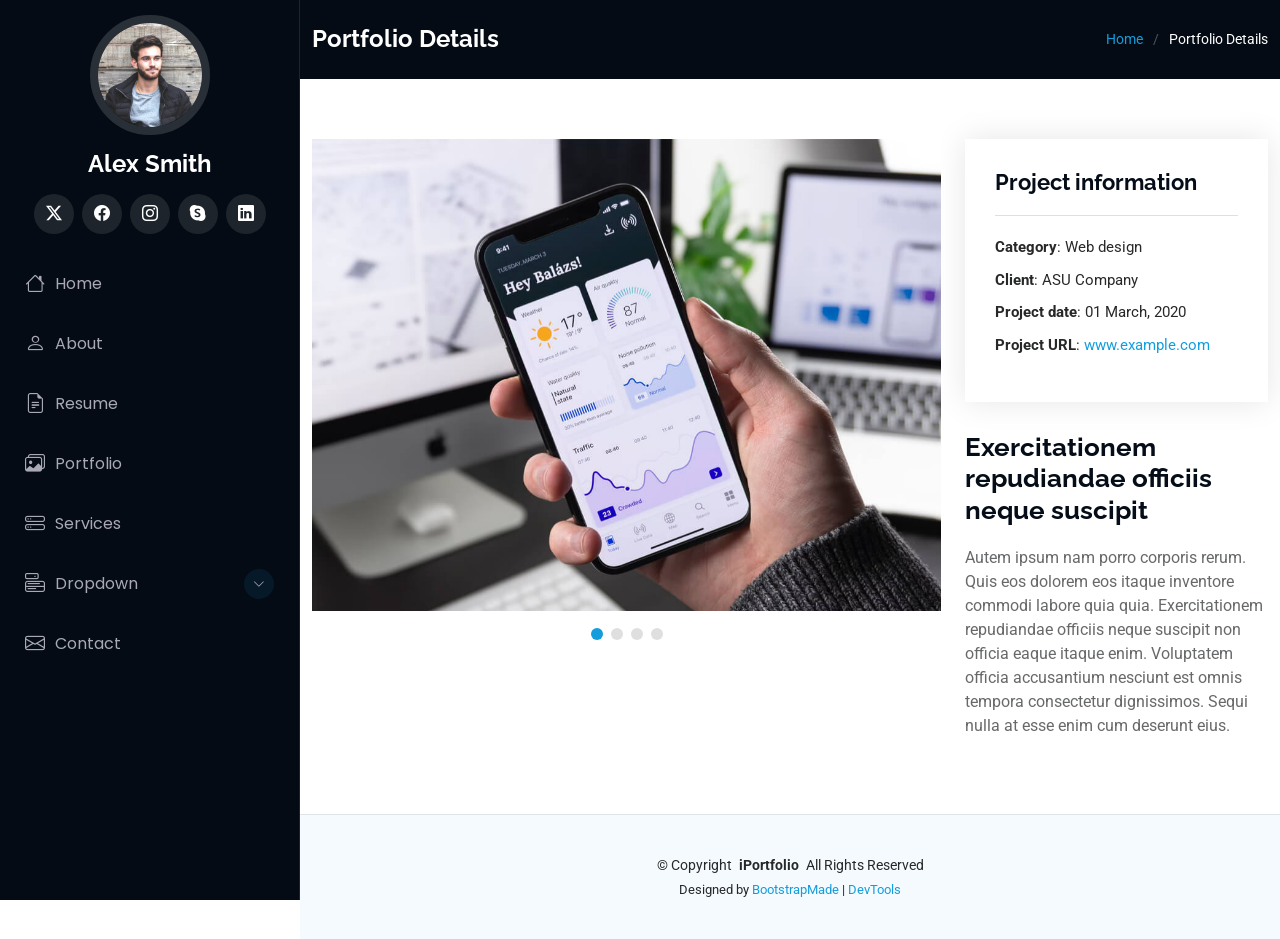
<file: portfolio-details.html>
<!DOCTYPE html>
<html lang="en">

<head>
  <meta charset="utf-8">
  <meta content="width=device-width, initial-scale=1.0" name="viewport">
  <title>Portfolio Details - iPortfolio Bootstrap Template</title>
  <meta content="" name="description">
  <meta content="" name="keywords">

  <!-- Favicons -->
  <link href="assets/img/favicon.png" rel="icon">
  <link href="assets/img/apple-touch-icon.png" rel="apple-touch-icon">

  <!-- Fonts -->
  <link href="https://fonts.googleapis.com" rel="preconnect">
  <link href="https://fonts.gstatic.com" rel="preconnect" crossorigin>
  <link href="https://fonts.googleapis.com/css2?family=Roboto:ital,wght@0,100;0,300;0,400;0,500;0,700;0,900;1,100;1,300;1,400;1,500;1,700;1,900&family=Poppins:ital,wght@0,100;0,200;0,300;0,400;0,500;0,600;0,700;0,800;0,900;1,100;1,200;1,300;1,400;1,500;1,600;1,700;1,800;1,900&family=Raleway:ital,wght@0,100;0,200;0,300;0,400;0,500;0,600;0,700;0,800;0,900;1,100;1,200;1,300;1,400;1,500;1,600;1,700;1,800;1,900&display=swap" rel="stylesheet">

  <!-- Vendor CSS Files -->
  <link href="assets/vendor/bootstrap/css/bootstrap.min.css" rel="stylesheet">
  <link href="assets/vendor/bootstrap-icons/bootstrap-icons.css" rel="stylesheet">
  <link href="assets/vendor/aos/aos.css" rel="stylesheet">
  <link href="assets/vendor/glightbox/css/glightbox.min.css" rel="stylesheet">
  <link href="assets/vendor/swiper/swiper-bundle.min.css" rel="stylesheet">

  <!-- Main CSS File -->
  <link href="assets/css/main.css" rel="stylesheet">

  <!-- =======================================================
  * Template Name: iPortfolio
  * Template URL: https://bootstrapmade.com/iportfolio-bootstrap-portfolio-websites-template/
  * Updated: Jun 29 2024 with Bootstrap v5.3.3
  * Author: BootstrapMade.com
  * License: https://bootstrapmade.com/license/
  ======================================================== -->
</head>

<body class="portfolio-details-page">

  <header id="header" class="header dark-background d-flex flex-column">
    <i class="header-toggle d-xl-none bi bi-list"></i>

    <div class="profile-img">
      <img src="assets/img/my-profile-img.jpg" alt="" class="img-fluid rounded-circle">
    </div>

    <a href="index.html" class="logo d-flex align-items-center justify-content-center">
      <!-- Uncomment the line below if you also wish to use an image logo -->
      <!-- <img src="assets/img/logo.png" alt=""> -->
      <h1 class="sitename">Alex Smith</h1>
    </a>

    <div class="social-links text-center">
      <a href="#" class="twitter"><i class="bi bi-twitter-x"></i></a>
      <a href="#" class="facebook"><i class="bi bi-facebook"></i></a>
      <a href="#" class="instagram"><i class="bi bi-instagram"></i></a>
      <a href="#" class="google-plus"><i class="bi bi-skype"></i></a>
      <a href="#" class="linkedin"><i class="bi bi-linkedin"></i></a>
    </div>

    <nav id="navmenu" class="navmenu">
      <ul>
        <li><a href="#hero"><i class="bi bi-house navicon"></i>Home</a></li>
        <li><a href="#about"><i class="bi bi-person navicon"></i> About</a></li>
        <li><a href="#resume"><i class="bi bi-file-earmark-text navicon"></i> Resume</a></li>
        <li><a href="#portfolio"><i class="bi bi-images navicon"></i> Portfolio</a></li>
        <li><a href="#services"><i class="bi bi-hdd-stack navicon"></i> Services</a></li>
        <li class="dropdown"><a href="#"><i class="bi bi-menu-button navicon"></i> <span>Dropdown</span> <i class="bi bi-chevron-down toggle-dropdown"></i></a>
          <ul>
            <li><a href="#">Dropdown 1</a></li>
            <li class="dropdown"><a href="#"><span>Deep Dropdown</span> <i class="bi bi-chevron-down toggle-dropdown"></i></a>
              <ul>
                <li><a href="#">Deep Dropdown 1</a></li>
                <li><a href="#">Deep Dropdown 2</a></li>
                <li><a href="#">Deep Dropdown 3</a></li>
                <li><a href="#">Deep Dropdown 4</a></li>
                <li><a href="#">Deep Dropdown 5</a></li>
              </ul>
            </li>
            <li><a href="#">Dropdown 2</a></li>
            <li><a href="#">Dropdown 3</a></li>
            <li><a href="#">Dropdown 4</a></li>
          </ul>
        </li>
        <li><a href="#contact"><i class="bi bi-envelope navicon"></i> Contact</a></li>
      </ul>
    </nav>

  </header>

  <main class="main">

    <!-- Page Title -->
    <div class="page-title dark-background">
      <div class="container d-lg-flex justify-content-between align-items-center">
        <h1 class="mb-2 mb-lg-0">Portfolio Details</h1>
        <nav class="breadcrumbs">
          <ol>
            <li><a href="index.html">Home</a></li>
            <li class="current">Portfolio Details</li>
          </ol>
        </nav>
      </div>
    </div><!-- End Page Title -->

    <!-- Portfolio Details Section -->
    <section id="portfolio-details" class="portfolio-details section">

      <div class="container" data-aos="fade-up" data-aos-delay="100">

        <div class="row gy-4">

          <div class="col-lg-8">
            <div class="portfolio-details-slider swiper init-swiper">

              <script type="application/json" class="swiper-config">
                {
                  "loop": true,
                  "speed": 600,
                  "autoplay": {
                    "delay": 5000
                  },
                  "slidesPerView": "auto",
                  "pagination": {
                    "el": ".swiper-pagination",
                    "type": "bullets",
                    "clickable": true
                  }
                }
              </script>

              <div class="swiper-wrapper align-items-center">

                <div class="swiper-slide">
                  <img src="assets/img/portfolio/app-1.jpg" alt="">
                </div>

                <div class="swiper-slide">
                  <img src="assets/img/portfolio/product-1.jpg" alt="">
                </div>

                <div class="swiper-slide">
                  <img src="assets/img/portfolio/branding-1.jpg" alt="">
                </div>

                <div class="swiper-slide">
                  <img src="assets/img/portfolio/books-1.jpg" alt="">
                </div>

              </div>
              <div class="swiper-pagination"></div>
            </div>
          </div>

          <div class="col-lg-4">
            <div class="portfolio-info" data-aos="fade-up" data-aos-delay="200">
              <h3>Project information</h3>
              <ul>
                <li><strong>Category</strong>: Web design</li>
                <li><strong>Client</strong>: ASU Company</li>
                <li><strong>Project date</strong>: 01 March, 2020</li>
                <li><strong>Project URL</strong>: <a href="#">www.example.com</a></li>
              </ul>
            </div>
            <div class="portfolio-description" data-aos="fade-up" data-aos-delay="300">
              <h2>Exercitationem repudiandae officiis neque suscipit</h2>
              <p>
                Autem ipsum nam porro corporis rerum. Quis eos dolorem eos itaque inventore commodi labore quia quia. Exercitationem repudiandae officiis neque suscipit non officia eaque itaque enim. Voluptatem officia accusantium nesciunt est omnis tempora consectetur dignissimos. Sequi nulla at esse enim cum deserunt eius.
              </p>
            </div>
          </div>

        </div>

      </div>

    </section><!-- /Portfolio Details Section -->

  </main>

  <footer id="footer" class="footer position-relative light-background">

    <div class="container">
      <div class="copyright text-center ">
        <p>© <span>Copyright</span> <strong class="px-1 sitename">iPortfolio</strong> <span>All Rights Reserved</span></p>
      </div>
      <div class="credits">
        <!-- All the links in the footer should remain intact. -->
        <!-- You can delete the links only if you've purchased the pro version. -->
        <!-- Licensing information: https://bootstrapmade.com/license/ -->
        <!-- Purchase the pro version with working PHP/AJAX contact form: [buy-url] -->
        Designed by <a href="https://bootstrapmade.com/">BootstrapMade</a> | <a href="https://bootstrapmade.com/tools/">DevTools</a>
      </div>
    </div>

  </footer>

  <!-- Scroll Top -->
  <a href="#" id="scroll-top" class="scroll-top d-flex align-items-center justify-content-center"><i class="bi bi-arrow-up-short"></i></a>

  <!-- Preloader -->
  <div id="preloader"></div>

  <!-- Vendor JS Files -->
  <script src="assets/vendor/bootstrap/js/bootstrap.bundle.min.js"></script>
  <script src="assets/vendor/php-email-form/validate.js"></script>
  <script src="assets/vendor/aos/aos.js"></script>
  <script src="assets/vendor/typed.js/typed.umd.js"></script>
  <script src="assets/vendor/purecounter/purecounter_vanilla.js"></script>
  <script src="assets/vendor/waypoints/noframework.waypoints.js"></script>
  <script src="assets/vendor/glightbox/js/glightbox.min.js"></script>
  <script src="assets/vendor/imagesloaded/imagesloaded.pkgd.min.js"></script>
  <script src="assets/vendor/isotope-layout/isotope.pkgd.min.js"></script>
  <script src="assets/vendor/swiper/swiper-bundle.min.js"></script>

  <!-- Main JS File -->
  <script src="assets/js/main.js"></script>

</body>

</html>
</file>
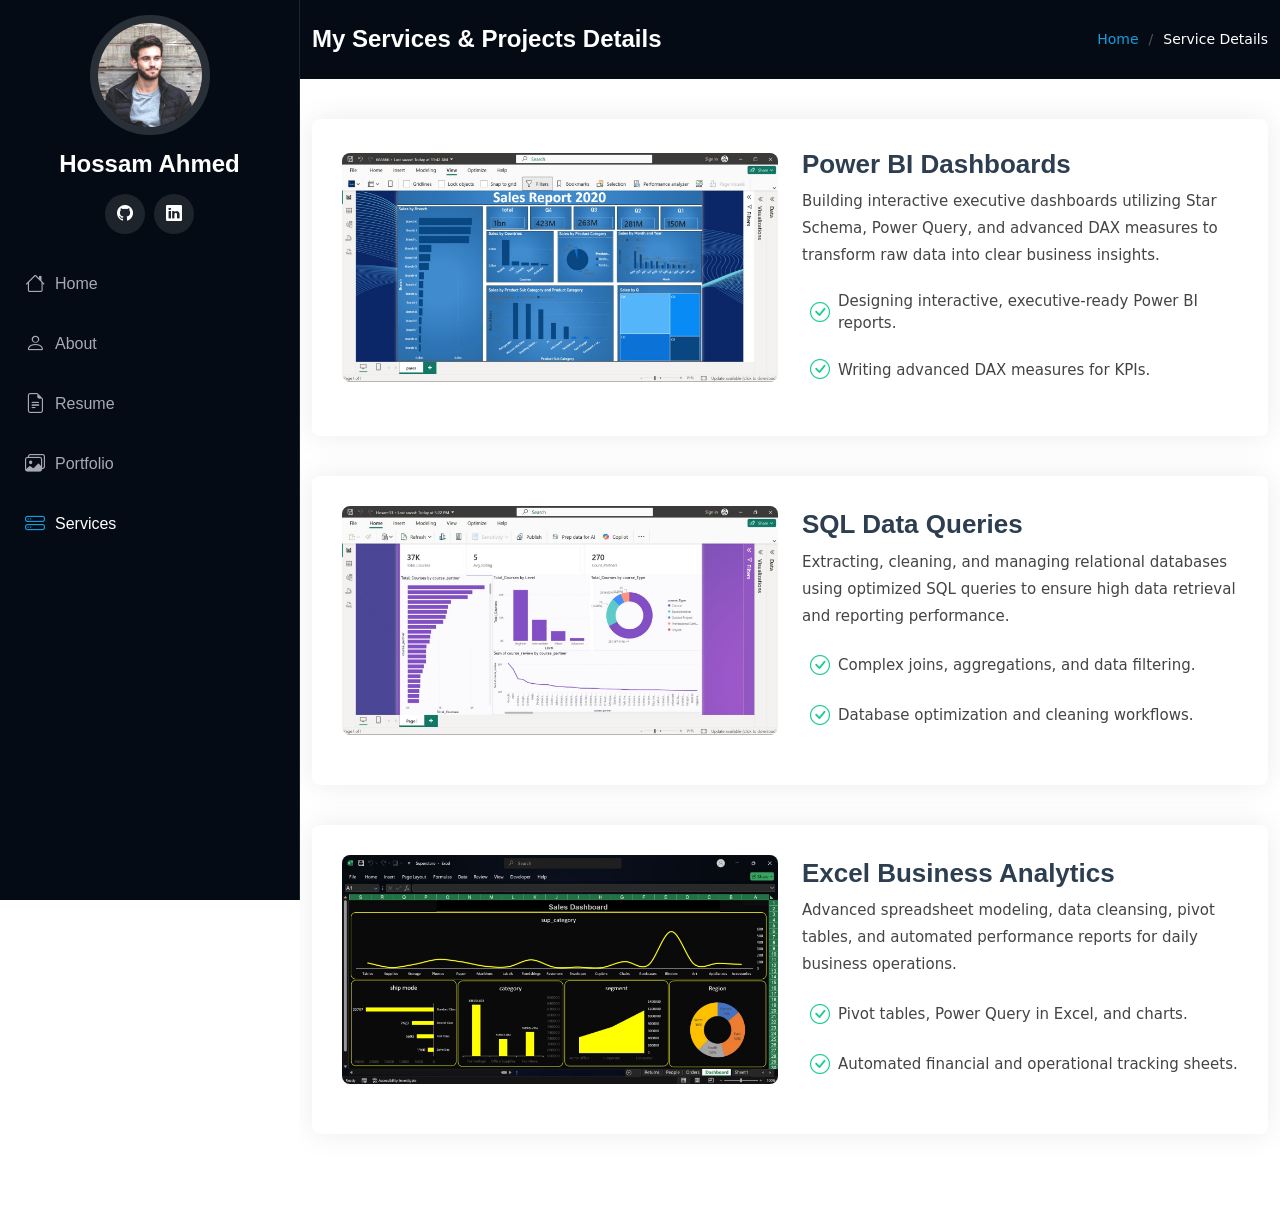
<file: service-details.html>
<!DOCTYPE html>
<html lang="en">

<head>
  <meta charset="utf-8">
  <meta content="width=device-width, initial-scale=1.0" name="viewport">
  <title>Services Details - Hossam Ahmed</title>
  
  <!-- Favicons -->
  <link href="assets/img/favicon.png" rel="icon">
  
  <!-- Vendor CSS Files -->
  <link href="assets/vendor/bootstrap/css/bootstrap.min.css" rel="stylesheet">
  <link href="assets/vendor/bootstrap-icons/bootstrap-icons.css" rel="stylesheet">
  <link href="assets/vendor/glightbox/css/glightbox.min.css" rel="stylesheet">

  <!-- Main CSS File -->
  <link href="assets/css/main.css" rel="stylesheet">
  
  <style>
    .service-block {
      background: #fff;
      padding: 30px;
      border-radius: 8px;
      box-shadow: 0px 0 30px rgba(0, 0, 0, 0.08);
      margin-bottom: 40px;
    }
    .service-block img {
      max-width: 100%;
      height: auto;
      border-radius: 8px;
      margin-bottom: 20px;
    }
  </style>
</head>

<body class="service-details-page">

  <header id="header" class="header dark-background d-flex flex-column">
    <i class="header-toggle d-xl-none bi bi-list"></i>

    <div class="profile-img">
      <img src="assets/img/my-profile-img.jpg" alt="" class="img-fluid rounded-circle">
    </div>

    <a href="index.html" class="logo d-flex align-items-center justify-content-center">
      <h1 class="sitename">Hossam Ahmed</h1>
    </a>

    <div class="social-links text-center">
      <a href="https://github.com/hossamahmed-data" target="_blank" class="github"><i class="bi bi-github"></i></a>
      <a href="#" class="linkedin"><i class="bi bi-linkedin"></i></a>
    </div>

    <nav id="navmenu" class="navmenu">
      <ul>
        <li><a href="index.html#hero"><i class="bi bi-house navicon"></i> Home</a></li>
        <li><a href="index.html#about"><i class="bi bi-person navicon"></i> About</a></li>
        <li><a href="index.html#resume"><i class="bi bi-file-earmark-text navicon"></i> Resume</a></li>
        <li><a href="index.html#portfolio"><i class="bi bi-images navicon"></i> Portfolio</a></li>
        <li><a href="index.html#services" class="active"><i class="bi bi-hdd-stack navicon"></i> Services</a></li>
      </ul>
    </nav>
  </header>

  <main class="main">

    <!-- Page Title -->
    <div class="page-title dark-background">
      <div class="container d-lg-flex justify-content-between align-items-center">
        <h1 class="mb-2 mb-lg-0">My Services &amp; Projects Details</h1>
        <nav class="breadcrumbs">
          <ol>
            <li><a href="index.html">Home</a></li>
            <li class="current">Service Details</li>
          </ol>
        </nav>
      </div>
    </div><!-- End Page Title -->

    <!-- Service Details Section -->
    <section id="service-details" class="service-details section" style="padding: 40px 0;">
      <div class="container">

        <!-- Service 1: Power BI -->
        <div class="service-block">
          <div class="row gy-4 align-items-center">
            <div class="col-lg-6">
              <img src="assets/img/project2.jpg.jpeg" alt="Power BI Dashboard" class="img-fluid">
            </div>
            <div class="col-lg-6">
              <h3 style="color: #2c3e50; font-weight: bold;">Power BI Dashboards</h3>
              <p style="color: #444; line-height: 1.8;">
                Building interactive executive dashboards utilizing Star Schema, Power Query, and advanced DAX measures to transform raw data into clear business insights.
              </p>
              <ul style="list-style: none; padding: 0;">
                <li style="margin-bottom: 10px; color: #444;"><i class="bi bi-check-circle" style="color: #1acc8d; margin-left: 8px;"></i> <span>Designing interactive, executive-ready Power BI reports.</span></li>
                <li style="margin-bottom: 10px; color: #444;"><i class="bi bi-check-circle" style="color: #1acc8d; margin-left: 8px;"></i> <span>Writing advanced DAX measures for KPIs.</span></li>
              </ul>
            </div>
          </div>
        </div>

        <!-- Service 2: SQL -->
        <div class="service-block">
          <div class="row gy-4 align-items-center">
            <div class="col-lg-6">
              <img src="assets/img/project3.jpg.jpeg" alt="SQL Data Queries" class="img-fluid">
            </div>
            <div class="col-lg-6">
              <h3 style="color: #2c3e50; font-weight: bold;">SQL Data Queries</h3>
              <p style="color: #444; line-height: 1.8;">
                Extracting, cleaning, and managing relational databases using optimized SQL queries to ensure high data retrieval and reporting performance.
              </p>
              <ul style="list-style: none; padding: 0;">
                <li style="margin-bottom: 10px; color: #444;"><i class="bi bi-check-circle" style="color: #1acc8d; margin-left: 8px;"></i> <span>Complex joins, aggregations, and data filtering.</span></li>
                <li style="margin-bottom: 10px; color: #444;"><i class="bi bi-check-circle" style="color: #1acc8d; margin-left: 8px;"></i> <span>Database optimization and cleaning workflows.</span></li>
              </ul>
            </div>
          </div>
        </div>

        <!-- Service 3: Excel -->
        <div class="service-block">
          <div class="row gy-4 align-items-center">
            <div class="col-lg-6">
              <img src="assets/img/project1.jpg.jpeg" alt="Excel Business Analytics" class="img-fluid">
            </div>
            <div class="col-lg-6">
              <h3 style="color: #2c3e50; font-weight: bold;">Excel Business Analytics</h3>
              <p style="color: #444; line-height: 1.8;">
                Advanced spreadsheet modeling, data cleansing, pivot tables, and automated performance reports for daily business operations.
              </p>
              <ul style="list-style: none; padding: 0;">
                <li style="margin-bottom: 10px; color: #444;"><i class="bi bi-check-circle" style="color: #1acc8d; margin-left: 8px;"></i> <span>Pivot tables, Power Query in Excel, and charts.</span></li>
                <li style="margin-bottom: 10px; color: #444;"><i class="bi bi-check-circle" style="color: #1acc8d; margin-left: 8px;"></i> <span>Automated financial and operational tracking sheets.</span></li>
              </ul>
            </div>
          </div>
        </div>

      </div>
    </section><!-- /Service Details Section -->

  </main>

  <!-- Vendor JS Files -->
  <script src="assets/vendor/bootstrap/js/bootstrap.bundle.min.js"></script>
  <script src="assets/js/main.js"></script>

</body>
</html>
</file>
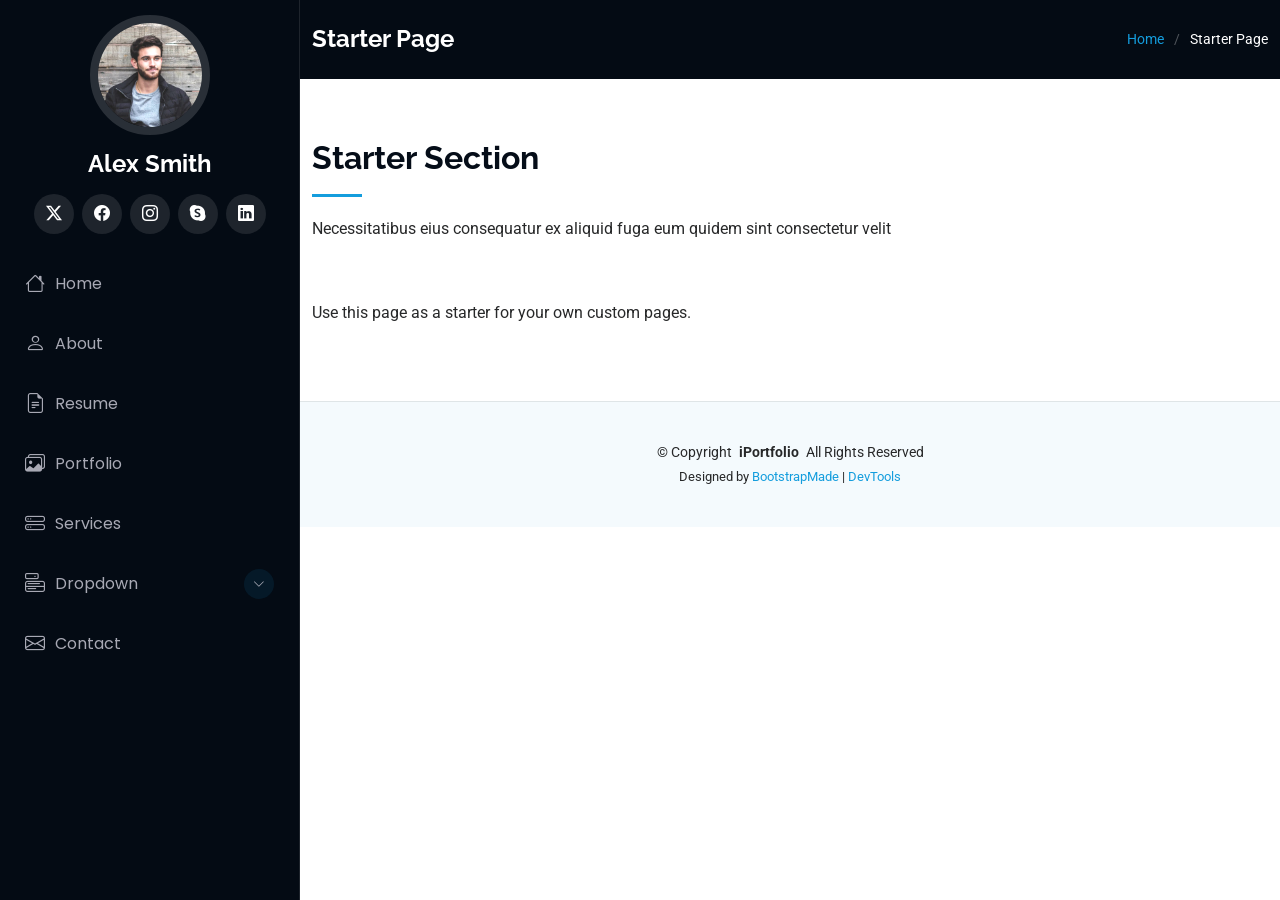
<file: starter-page.html>
<!DOCTYPE html>
<html lang="en">

<head>
  <meta charset="utf-8">
  <meta content="width=device-width, initial-scale=1.0" name="viewport">
  <title>Starter Page - iPortfolio Bootstrap Template</title>
  <meta content="" name="description">
  <meta content="" name="keywords">

  <!-- Favicons -->
  <link href="assets/img/favicon.png" rel="icon">
  <link href="assets/img/apple-touch-icon.png" rel="apple-touch-icon">

  <!-- Fonts -->
  <link href="https://fonts.googleapis.com" rel="preconnect">
  <link href="https://fonts.gstatic.com" rel="preconnect" crossorigin>
  <link href="https://fonts.googleapis.com/css2?family=Roboto:ital,wght@0,100;0,300;0,400;0,500;0,700;0,900;1,100;1,300;1,400;1,500;1,700;1,900&family=Poppins:ital,wght@0,100;0,200;0,300;0,400;0,500;0,600;0,700;0,800;0,900;1,100;1,200;1,300;1,400;1,500;1,600;1,700;1,800;1,900&family=Raleway:ital,wght@0,100;0,200;0,300;0,400;0,500;0,600;0,700;0,800;0,900;1,100;1,200;1,300;1,400;1,500;1,600;1,700;1,800;1,900&display=swap" rel="stylesheet">

  <!-- Vendor CSS Files -->
  <link href="assets/vendor/bootstrap/css/bootstrap.min.css" rel="stylesheet">
  <link href="assets/vendor/bootstrap-icons/bootstrap-icons.css" rel="stylesheet">
  <link href="assets/vendor/aos/aos.css" rel="stylesheet">
  <link href="assets/vendor/glightbox/css/glightbox.min.css" rel="stylesheet">
  <link href="assets/vendor/swiper/swiper-bundle.min.css" rel="stylesheet">

  <!-- Main CSS File -->
  <link href="assets/css/main.css" rel="stylesheet">

  <!-- =======================================================
  * Template Name: iPortfolio
  * Template URL: https://bootstrapmade.com/iportfolio-bootstrap-portfolio-websites-template/
  * Updated: Jun 29 2024 with Bootstrap v5.3.3
  * Author: BootstrapMade.com
  * License: https://bootstrapmade.com/license/
  ======================================================== -->
</head>

<body class="starter-page-page">

  <header id="header" class="header dark-background d-flex flex-column">
    <i class="header-toggle d-xl-none bi bi-list"></i>

    <div class="profile-img">
      <img src="assets/img/my-profile-img.jpg" alt="" class="img-fluid rounded-circle">
    </div>

    <a href="index.html" class="logo d-flex align-items-center justify-content-center">
      <!-- Uncomment the line below if you also wish to use an image logo -->
      <!-- <img src="assets/img/logo.png" alt=""> -->
      <h1 class="sitename">Alex Smith</h1>
    </a>

    <div class="social-links text-center">
      <a href="#" class="twitter"><i class="bi bi-twitter-x"></i></a>
      <a href="#" class="facebook"><i class="bi bi-facebook"></i></a>
      <a href="#" class="instagram"><i class="bi bi-instagram"></i></a>
      <a href="#" class="google-plus"><i class="bi bi-skype"></i></a>
      <a href="#" class="linkedin"><i class="bi bi-linkedin"></i></a>
    </div>

    <nav id="navmenu" class="navmenu">
      <ul>
        <li><a href="#hero"><i class="bi bi-house navicon"></i>Home</a></li>
        <li><a href="#about"><i class="bi bi-person navicon"></i> About</a></li>
        <li><a href="#resume"><i class="bi bi-file-earmark-text navicon"></i> Resume</a></li>
        <li><a href="#portfolio"><i class="bi bi-images navicon"></i> Portfolio</a></li>
        <li><a href="#services"><i class="bi bi-hdd-stack navicon"></i> Services</a></li>
        <li class="dropdown"><a href="#"><i class="bi bi-menu-button navicon"></i> <span>Dropdown</span> <i class="bi bi-chevron-down toggle-dropdown"></i></a>
          <ul>
            <li><a href="#">Dropdown 1</a></li>
            <li class="dropdown"><a href="#"><span>Deep Dropdown</span> <i class="bi bi-chevron-down toggle-dropdown"></i></a>
              <ul>
                <li><a href="#">Deep Dropdown 1</a></li>
                <li><a href="#">Deep Dropdown 2</a></li>
                <li><a href="#">Deep Dropdown 3</a></li>
                <li><a href="#">Deep Dropdown 4</a></li>
                <li><a href="#">Deep Dropdown 5</a></li>
              </ul>
            </li>
            <li><a href="#">Dropdown 2</a></li>
            <li><a href="#">Dropdown 3</a></li>
            <li><a href="#">Dropdown 4</a></li>
          </ul>
        </li>
        <li><a href="#contact"><i class="bi bi-envelope navicon"></i> Contact</a></li>
      </ul>
    </nav>

  </header>

  <main class="main">

    <!-- Page Title -->
    <div class="page-title dark-background">
      <div class="container d-lg-flex justify-content-between align-items-center">
        <h1 class="mb-2 mb-lg-0">Starter Page</h1>
        <nav class="breadcrumbs">
          <ol>
            <li><a href="index.html">Home</a></li>
            <li class="current">Starter Page</li>
          </ol>
        </nav>
      </div>
    </div><!-- End Page Title -->

    <!-- Starter Section Section -->
    <section id="starter-section" class="starter-section section">

      <!-- Section Title -->
      <div class="container section-title" data-aos="fade-up">
        <h2>Starter Section</h2>
        <p>Necessitatibus eius consequatur ex aliquid fuga eum quidem sint consectetur velit</p>
      </div><!-- End Section Title -->

      <div class="container" data-aos="fade-up">
        <p>Use this page as a starter for your own custom pages.</p>
      </div>

    </section><!-- /Starter Section Section -->

  </main>

  <footer id="footer" class="footer position-relative light-background">

    <div class="container">
      <div class="copyright text-center ">
        <p>© <span>Copyright</span> <strong class="px-1 sitename">iPortfolio</strong> <span>All Rights Reserved</span></p>
      </div>
      <div class="credits">
        <!-- All the links in the footer should remain intact. -->
        <!-- You can delete the links only if you've purchased the pro version. -->
        <!-- Licensing information: https://bootstrapmade.com/license/ -->
        <!-- Purchase the pro version with working PHP/AJAX contact form: [buy-url] -->
        Designed by <a href="https://bootstrapmade.com/">BootstrapMade</a> | <a href="https://bootstrapmade.com/tools/">DevTools</a>
      </div>
    </div>

  </footer>

  <!-- Scroll Top -->
  <a href="#" id="scroll-top" class="scroll-top d-flex align-items-center justify-content-center"><i class="bi bi-arrow-up-short"></i></a>

  <!-- Preloader -->
  <div id="preloader"></div>

  <!-- Vendor JS Files -->
  <script src="assets/vendor/bootstrap/js/bootstrap.bundle.min.js"></script>
  <script src="assets/vendor/php-email-form/validate.js"></script>
  <script src="assets/vendor/aos/aos.js"></script>
  <script src="assets/vendor/typed.js/typed.umd.js"></script>
  <script src="assets/vendor/purecounter/purecounter_vanilla.js"></script>
  <script src="assets/vendor/waypoints/noframework.waypoints.js"></script>
  <script src="assets/vendor/glightbox/js/glightbox.min.js"></script>
  <script src="assets/vendor/imagesloaded/imagesloaded.pkgd.min.js"></script>
  <script src="assets/vendor/isotope-layout/isotope.pkgd.min.js"></script>
  <script src="assets/vendor/swiper/swiper-bundle.min.js"></script>

  <!-- Main JS File -->
  <script src="assets/js/main.js"></script>

</body>

</html>
</file>
<file: assets/css/main.css>
/**
* Template Name: iPortfolio
* Template URL: https://bootstrapmade.com/iportfolio-bootstrap-portfolio-websites-template/
* Updated: Jun 29 2024 with Bootstrap v5.3.3
* Author: BootstrapMade.com
* License: https://bootstrapmade.com/license/
*/

/*--------------------------------------------------------------
# Font & Color Variables
# Help: https://bootstrapmade.com/color-system/
--------------------------------------------------------------*/
/* Fonts */
:root {
  --default-font: "Roboto",  system-ui, -apple-system, "Segoe UI", Roboto, "Helvetica Neue", Arial, "Noto Sans", "Liberation Sans", sans-serif, "Apple Color Emoji", "Segoe UI Emoji", "Segoe UI Symbol", "Noto Color Emoji";
  --heading-font: "Raleway",  sans-serif;
  --nav-font: "Poppins",  sans-serif;
}

/* Global Colors - The following color variables are used throughout the website. Updating them here will change the color scheme of the entire website */
:root { 
  --background-color: #ffffff; /* Background color for the entire website, including individual sections */
  --default-color: #272829; /* Default color used for the majority of the text content across the entire website */
  --heading-color: #050d18; /* Color for headings, subheadings and title throughout the website */
  --accent-color: #149ddd; /* Accent color that represents your brand on the website. It's used for buttons, links, and other elements that need to stand out */
  --surface-color: #ffffff; /* The surface color is used as a background of boxed elements within sections, such as cards, icon boxes, or other elements that require a visual separation from the global background. */
  --contrast-color: #ffffff; /* Contrast color for text, ensuring readability against backgrounds of accent, heading, or default colors. */
}

/* Nav Menu Colors - The following color variables are used specifically for the navigation menu. They are separate from the global colors to allow for more customization options */
:root {
  --nav-color: #a8a9b4;  /* The default color of the main navmenu links */
  --nav-hover-color: #ffffff; /* Applied to main navmenu links when they are hovered over or active */
  --nav-mobile-background-color: #040b14; /* Used as the background color for mobile navigation menu */
  --nav-dropdown-background-color: #040b14; /* Used as the background color for dropdown items that appear when hovering over primary navigation items */
  --nav-dropdown-color: #a8a9b4; /* Used for navigation links of the dropdown items in the navigation menu. */
  --nav-dropdown-hover-color: #ffffff; /* Similar to --nav-hover-color, this color is applied to dropdown navigation links when they are hovered over. */
}

/* Color Presets - These classes override global colors when applied to any section or element, providing reuse of the sam color scheme. */

.light-background {
  --background-color: #f4fafd;
  --surface-color: #ffffff;
}

.dark-background {
  --background-color: #040b14;
  --default-color: #ffffff;
  --heading-color: #ffffff;
  --surface-color: #151f2b;
  --contrast-color: #ffffff;
}

/* Smooth scroll */
:root {
  scroll-behavior: smooth;
}

/*--------------------------------------------------------------
# General Styling & Shared Classes
--------------------------------------------------------------*/
body {
  color: var(--default-color);
  background-color: var(--background-color);
  font-family: var(--default-font);
}

a {
  color: var(--accent-color);
  text-decoration: none;
  transition: 0.3s;
}

a:hover {
  color: color-mix(in srgb, var(--accent-color), transparent 25%);
  text-decoration: none;
}

h1,
h2,
h3,
h4,
h5,
h6 {
  color: var(--heading-color);
  font-family: var(--heading-font);
}

/* PHP Email Form Messages
------------------------------*/
.php-email-form .error-message {
  display: none;
  background: #df1529;
  color: #ffffff;
  text-align: left;
  padding: 15px;
  margin-bottom: 24px;
  font-weight: 600;
}

.php-email-form .sent-message {
  display: none;
  color: #ffffff;
  background: #059652;
  text-align: center;
  padding: 15px;
  margin-bottom: 24px;
  font-weight: 600;
}

.php-email-form .loading {
  display: none;
  background: var(--surface-color);
  text-align: center;
  padding: 15px;
  margin-bottom: 24px;
}

.php-email-form .loading:before {
  content: "";
  display: inline-block;
  border-radius: 50%;
  width: 24px;
  height: 24px;
  margin: 0 10px -6px 0;
  border: 3px solid var(--accent-color);
  border-top-color: var(--surface-color);
  animation: php-email-form-loading 1s linear infinite;
}

@keyframes php-email-form-loading {
  0% {
    transform: rotate(0deg);
  }

  100% {
    transform: rotate(360deg);
  }
}

/*--------------------------------------------------------------
# Global Header
--------------------------------------------------------------*/
.header {
  color: var(--default-color);
  background-color: var(--background-color);
  position: fixed;
  top: 0;
  left: 0;
  bottom: 0;
  padding: 0 15px;
  width: 300px;
  transition: all ease-in-out 0.3s;
  overflow-y: auto;
  z-index: 997;
  border-right: 1px solid color-mix(in srgb, var(--default-color), transparent 90%);
}

.header .profile-img img {
  margin: 15px auto;
  display: block;
  width: 120px;
  border: 8px solid color-mix(in srgb, var(--default-color), transparent 85%);
}

.header .logo {
  line-height: 1;
  margin-bottom: 15px;
}

.header .logo img {
  max-height: 32px;
  margin-right: 8px;
}

.header .logo h1 {
  font-size: 24px;
  margin: 0;
  font-weight: 700;
  color: var(--heading-color);
}

.header .social-links {
  margin: 0 0 20px 0;
}

.header .social-links a {
  font-size: 16px;
  display: inline-flex;
  align-items: center;
  justify-content: center;
  background: color-mix(in srgb, var(--default-color), transparent 90%);
  color: var(--default-color);
  margin: 0 2px;
  border-radius: 50%;
  text-align: center;
  width: 40px;
  height: 40px;
  transition: 0.3s;
}

.header .social-links a:hover {
  color: var(--contrast-color);
  background: var(--accent-color);
}

@media (min-width: 1200px) {

  .header~main,
  .header~#footer {
    margin-left: 300px;
  }
}

@media (max-width: 1199px) {
  .header {
    left: -100%;
  }
}

.header.header-show {
  left: 0;
}

.header .header-toggle {
  color: var(--contrast-color);
  background-color: var(--accent-color);
  font-size: 22px;
  display: flex;
  align-items: center;
  justify-content: center;
  width: 40px;
  height: 40px;
  border-radius: 50%;
  cursor: pointer;
  position: fixed;
  top: 15px;
  right: 15px;
  z-index: 9999;
  transition: background-color 0.3s;
}

.header .header-toggle:hover {
  color: var(--contrast-color);
  background-color: color-mix(in srgb, var(--accent-color) 90%, white 15%);
}

/*--------------------------------------------------------------
# Navigation Menu
--------------------------------------------------------------*/
.mobile-nav-toggle {
  display: none;
}

.navmenu {
  padding: 0;
  z-index: 9997;
}

.navmenu ul {
  list-style: none;
  padding: 0 0 20px 0;
  margin: 0;
}

.navmenu a,
.navmenu a:focus {
  color: var(--nav-color);
  padding: 15px 10px;
  font-family: var(--nav-font);
  font-size: 16px;
  font-weight: 400;
  display: flex;
  align-items: center;
  white-space: nowrap;
  transition: 0.3s;
  width: 100%;
}

.navmenu a .navicon,
.navmenu a:focus .navicon {
  font-size: 20px;
  margin-right: 10px;
}

.navmenu a .toggle-dropdown,
.navmenu a:focus .toggle-dropdown {
  font-size: 12px;
  line-height: 0;
  margin-left: auto;
  width: 30px;
  height: 30px;
  display: flex;
  align-items: center;
  justify-content: center;
  border-radius: 50%;
  transition: 0.3s;
  flex-shrink: 0;
  background-color: color-mix(in srgb, var(--accent-color), transparent 90%);
}

.navmenu a .toggle-dropdown:hover,
.navmenu a:focus .toggle-dropdown:hover {
  background-color: var(--accent-color);
  color: var(--contrast-color);
}

.navmenu a:hover,
.navmenu .active,
.navmenu .active:focus {
  color: var(--nav-hover-color);
}

.navmenu a:hover .navicon,
.navmenu .active .navicon,
.navmenu .active:focus .navicon {
  color: var(--accent-color);
}

.navmenu .active .toggle-dropdown,
.navmenu .active:focus .toggle-dropdown {
  background-color: var(--accent-color);
  color: var(--contrast-color);
  transform: rotate(180deg);
}

.navmenu .dropdown {
  display: block;
}

.navmenu .dropdown a,
.navmenu .dropdown a:focus {
  color: --nav-dropdown-color;
}

.navmenu .dropdown a:hover,
.navmenu .dropdown .active,
.navmenu .dropdown .active:focus {
  color: var(--nav-dropdown-hover-color);
}

.navmenu .dropdown ul {
  position: static;
  display: none;
  z-index: 99;
  padding: 5px 10px;
  margin: 5px 10px;
  background-color: var(--nav-dropdown-background-color);
  border: 1px solid color-mix(in srgb, var(--default-color), transparent 90%);
  box-shadow: none;
  transition: all 0.5s ease-in-out;
}

.navmenu .dropdown ul ul {
  background-color: rgba(33, 37, 41, 0.1);
}

.navmenu .dropdown>.dropdown-active {
  display: block;
  background-color: rgba(33, 37, 41, 0.03);
}

/*--------------------------------------------------------------
# Global Footer
--------------------------------------------------------------*/
.footer {
  color: var(--default-color);
  background-color: var(--background-color);
  font-size: 14px;
  padding: 40px 0;
  position: relative;
  border-top: 1px solid color-mix(in srgb, var(--default-color), transparent 90%);
}

.footer .copyright p {
  margin-bottom: 0;
}

.footer .credits {
  margin-top: 4px;
  font-size: 13px;
  text-align: center;
}

/*--------------------------------------------------------------
# Preloader
--------------------------------------------------------------*/
#preloader {
  position: fixed;
  inset: 0;
  z-index: 999999;
  overflow: hidden;
  background: var(--background-color);
  transition: all 0.6s ease-out;
}

#preloader:before {
  content: "";
  position: fixed;
  top: calc(50% - 30px);
  left: calc(50% - 30px);
  border: 6px solid #ffffff;
  border-color: var(--accent-color) transparent var(--accent-color) transparent;
  border-radius: 50%;
  width: 60px;
  height: 60px;
  animation: animate-preloader 1.5s linear infinite;
}

@keyframes animate-preloader {
  0% {
    transform: rotate(0deg);
  }

  100% {
    transform: rotate(360deg);
  }
}

/*--------------------------------------------------------------
# Scroll Top Button
--------------------------------------------------------------*/
.scroll-top {
  position: fixed;
  visibility: hidden;
  opacity: 0;
  right: 15px;
  bottom: -15px;
  z-index: 99999;
  background-color: var(--accent-color);
  width: 44px;
  height: 44px;
  border-radius: 50px;
  transition: all 0.4s;
}

.scroll-top i {
  font-size: 24px;
  color: var(--contrast-color);
  line-height: 0;
}

.scroll-top:hover {
  background-color: color-mix(in srgb, var(--accent-color), transparent 20%);
  color: var(--contrast-color);
}

.scroll-top.active {
  visibility: visible;
  opacity: 1;
  bottom: 15px;
}

/*--------------------------------------------------------------
# Disable aos animation delay on mobile devices
--------------------------------------------------------------*/
@media screen and (max-width: 768px) {
  [data-aos-delay] {
    transition-delay: 0 !important;
  }
}

/*--------------------------------------------------------------
# Global Page Titles & Breadcrumbs
--------------------------------------------------------------*/
.page-title {
  color: var(--default-color);
  background-color: var(--background-color);
  padding: 25px 0;
  position: relative;
}

.page-title h1 {
  font-size: 24px;
  font-weight: 700;
}

.page-title .breadcrumbs ol {
  display: flex;
  flex-wrap: wrap;
  list-style: none;
  padding: 0;
  margin: 0;
  font-size: 14px;
  font-weight: 400;
}

.page-title .breadcrumbs ol li+li {
  padding-left: 10px;
}

.page-title .breadcrumbs ol li+li::before {
  content: "/";
  display: inline-block;
  padding-right: 10px;
  color: color-mix(in srgb, var(--default-color), transparent 70%);
}

/*--------------------------------------------------------------
# Global Sections
--------------------------------------------------------------*/
section,
.section {
  color: var(--default-color);
  background-color: var(--background-color);
  padding: 60px 0;
  overflow: clip;
}

/*--------------------------------------------------------------
# Global Section Titles
--------------------------------------------------------------*/
.section-title {
  padding-bottom: 60px;
  position: relative;
}

.section-title h2 {
  font-size: 32px;
  font-weight: 700;
  margin-bottom: 20px;
  padding-bottom: 20px;
  position: relative;
}

.section-title h2:after {
  content: "";
  position: absolute;
  display: block;
  width: 50px;
  height: 3px;
  background: var(--accent-color);
  left: 0;
  bottom: 0;
}

.section-title p {
  margin-bottom: 0;
}

/*--------------------------------------------------------------
# Hero Section
--------------------------------------------------------------*/
.hero {
  width: 100%;
  min-height: 100vh;
  position: relative;
  padding: 80px 0;
  display: flex;
  align-items: center;
  justify-content: center;
}

.hero img {
  position: absolute;
  inset: 0;
  display: block;
  width: 100%;
  height: 100%;
  object-fit: cover;
  z-index: 1;
}

.hero:before {
  content: "";
  background: transparent;
  position: absolute;
  inset: 0;
  z-index: 2;
}

.hero .container {
  position: relative;
  z-index: 3;
}

.hero h2 {
  margin: 0;
  font-size: 64px;
  font-weight: 700;
}

.hero p {
  margin: 5px 0 0 0;
  font-size: 26px;
}

.hero p span {
  letter-spacing: 1px;
  border-bottom: 2px solid var(--accent-color);
}

.hero .social-links {
  margin-top: 25px;
}

.hero .social-links a {
  font-size: 24px;
  display: inline-block;
  color: color-mix(in srgb, var(--default-color), transparent 50%);
  line-height: 1;
  margin-right: 20px;
  transition: 0.3s;
}

.hero .social-links a:hover {
  color: var(--accent-color);
}

@media (max-width: 768px) {
  .hero h2 {
    font-size: 32px;
  }

  .hero p {
    font-size: 20px;
  }
}

/*--------------------------------------------------------------
# About Section
--------------------------------------------------------------*/
.about .content h2 {
  font-weight: 700;
  font-size: 24px;
}

.about .content ul {
  list-style: none;
  padding: 0;
}

.about .content ul li {
  margin-bottom: 20px;
  display: flex;
  align-items: center;
}

.about .content ul strong {
  margin-right: 10px;
}

.about .content ul i {
  font-size: 16px;
  margin-right: 5px;
  color: var(--accent-color);
  line-height: 0;
}

/*--------------------------------------------------------------
# Stats Section
--------------------------------------------------------------*/
.stats .stats-item {
  padding: 30px;
  width: 100%;
}

.stats .stats-item i {
  color: var(--accent-color);
  display: block;
  font-size: 44px;
  float: left;
  line-height: 0;
}

.stats .stats-item .purecounter {
  color: var(--heading-color);
  font-size: 48px;
  line-height: 40px;
  display: block;
  font-weight: 700;
  margin-left: 60px;
}

.stats .stats-item p {
  color: color-mix(in srgb, var(--default-color), transparent 40%);
  padding: 15px 0 0 0;
  margin: 0 0 0 60px;
  font-family: var(--heading-font);
  font-size: 14px;
}

/*--------------------------------------------------------------
# Skills Section
--------------------------------------------------------------*/
.skills .progress {
  height: 60px;
  display: block;
  background: none;
  border-radius: 0;
}

.skills .progress .skill {
  color: var(--heading-color);
  padding: 0;
  margin: 0 0 6px 0;
  text-transform: uppercase;
  display: block;
  font-weight: 600;
  font-family: var(--heading-font);
}

.skills .progress .skill .val {
  float: right;
  font-style: normal;
}

.skills .progress-bar-wrap {
  background: color-mix(in srgb, var(--default-color), transparent 90%);
  height: 10px;
}

.skills .progress-bar {
  width: 1px;
  height: 10px;
  transition: 0.9s;
  background-color: var(--accent-color);
}

/*--------------------------------------------------------------
# Resume Section
--------------------------------------------------------------*/
.resume .resume-title {
  color: var(--heading-color);
  font-size: 26px;
  font-weight: 700;
  margin-top: 20px;
  margin-bottom: 20px;
}

.resume .resume-item {
  padding: 0 0 20px 20px;
  margin-top: -2px;
  border-left: 2px solid var(--accent-color);
  position: relative;
}

.resume .resume-item h4 {
  line-height: 18px;
  font-size: 18px;
  font-weight: 600;
  text-transform: uppercase;
  color: color-mix(in srgb, var(--default-color), transparent 20%);
  margin-bottom: 10px;
}

.resume .resume-item h5 {
  font-size: 16px;
  padding: 5px 15px;
  display: inline-block;
  font-weight: 600;
  margin-bottom: 10px;
}

.resume .resume-item ul {
  padding-left: 20px;
}

.resume .resume-item ul li {
  padding-bottom: 10px;
}

.resume .resume-item:last-child {
  padding-bottom: 0;
}

.resume .resume-item::before {
  content: "";
  position: absolute;
  width: 16px;
  height: 16px;
  border-radius: 50px;
  left: -9px;
  top: 0;
  background: var(--background-color);
  border: 2px solid var(--accent-color);
}

/*--------------------------------------------------------------
# Portfolio Section
--------------------------------------------------------------*/
.portfolio .portfolio-filters {
  padding: 0;
  margin: 0 auto 20px auto;
  list-style: none;
  text-align: center;
}

.portfolio .portfolio-filters li {
  cursor: pointer;
  display: inline-block;
  padding: 0;
  font-size: 14px;
  font-weight: 400;
  margin: 0 10px;
  line-height: 1;
  text-transform: uppercase;
  margin-bottom: 10px;
  transition: all 0.3s ease-in-out;
}

.portfolio .portfolio-filters li:hover,
.portfolio .portfolio-filters li.filter-active {
  color: var(--accent-color);
}

.portfolio .portfolio-filters li:first-child {
  margin-left: 0;
}

.portfolio .portfolio-filters li:last-child {
  margin-right: 0;
}

@media (max-width: 575px) {
  .portfolio .portfolio-filters li {
    font-size: 14px;
    margin: 0 5px;
  }
}

.portfolio .portfolio-content {
  position: relative;
  overflow: hidden;
}

.portfolio .portfolio-content img {
  transition: 0.3s;
}

.portfolio .portfolio-content .portfolio-info {
  opacity: 0;
  position: absolute;
  inset: 0;
  z-index: 3;
  transition: all ease-in-out 0.3s;
  background: rgba(0, 0, 0, 0.6);
  padding: 15px;
}

.portfolio .portfolio-content .portfolio-info h4 {
  font-size: 14px;
  padding: 5px 10px;
  font-weight: 400;
  color: #ffffff;
  display: inline-block;
  background-color: var(--accent-color);
}

.portfolio .portfolio-content .portfolio-info p {
  position: absolute;
  bottom: 10px;
  text-align: center;
  display: inline-block;
  left: 0;
  right: 0;
  font-size: 16px;
  font-weight: 600;
  color: rgba(255, 255, 255, 0.8);
}

.portfolio .portfolio-content .portfolio-info .preview-link,
.portfolio .portfolio-content .portfolio-info .details-link {
  position: absolute;
  left: calc(50% - 40px);
  font-size: 26px;
  top: calc(50% - 14px);
  color: #fff;
  transition: 0.3s;
  line-height: 1.2;
}

.portfolio .portfolio-content .portfolio-info .preview-link:hover,
.portfolio .portfolio-content .portfolio-info .details-link:hover {
  color: var(--accent-color);
}

.portfolio .portfolio-content .portfolio-info .details-link {
  left: 50%;
  font-size: 34px;
  line-height: 0;
}

.portfolio .portfolio-content:hover .portfolio-info {
  opacity: 1;
}

.portfolio .portfolio-content:hover img {
  transform: scale(1.1);
}

/*--------------------------------------------------------------
# Services Section
--------------------------------------------------------------*/
.services .service-item {
  position: relative;
}

.services .service-item .icon {
  background: var(--accent-color);
  display: flex;
  align-items: center;
  justify-content: center;
  width: 54px;
  height: 54px;
  border-radius: 50%;
  transition: 0.5s;
  border: 1px solid var(--accent-color);
  margin-right: 20px;
}

.services .service-item .icon i {
  color: var(--contrast-color);
  font-size: 24px;
  line-height: 0;
}

.services .service-item:hover .icon {
  background: var(--surface-color);
}

.services .service-item:hover .icon i {
  color: var(--accent-color);
}

.services .service-item .title {
  font-weight: 700;
  margin-bottom: 15px;
  font-size: 18px;
}

.services .service-item .title a {
  color: var(--heading-color);
}

.services .service-item .title a:hover {
  color: var(--accent-color);
}

.services .service-item .description {
  line-height: 24px;
  font-size: 14px;
}

/*--------------------------------------------------------------
# Testimonials Section
--------------------------------------------------------------*/
.testimonials .testimonials-carousel,
.testimonials .testimonials-slider {
  overflow: hidden;
}

.testimonials .testimonial-item {
  box-sizing: content-box;
  text-align: center;
  min-height: 320px;
}

.testimonials .testimonial-item .testimonial-img {
  width: 90px;
  border-radius: 50%;
  margin: 0 auto;
}

.testimonials .testimonial-item h3 {
  font-size: 18px;
  font-weight: bold;
  margin: 10px 0 5px 0;
}

.testimonials .testimonial-item h4 {
  font-size: 14px;
  color: color-mix(in srgb, var(--default-color), transparent 20%);
  margin: 0;
}

.testimonials .testimonial-item .quote-icon-left,
.testimonials .testimonial-item .quote-icon-right {
  color: color-mix(in srgb, var(--accent-color), transparent 40%);
  font-size: 26px;
  line-height: 0;
}

.testimonials .testimonial-item .quote-icon-left {
  display: inline-block;
  left: -5px;
  position: relative;
}

.testimonials .testimonial-item .quote-icon-right {
  display: inline-block;
  right: -5px;
  position: relative;
  top: 10px;
  transform: scale(-1, -1);
}

.testimonials .testimonial-item p {
  font-style: italic;
  margin: 0 15px 15px 15px;
  padding: 20px;
  background-color: var(--surface-color);
  position: relative;
  margin-bottom: 35px;
  border-radius: 6px;
  box-shadow: 0px 2px 15px rgba(0, 0, 0, 0.1);
}

.testimonials .testimonial-item p::after {
  content: "";
  width: 0;
  height: 0;
  border-top: 20px solid var(--surface-color);
  border-right: 20px solid transparent;
  border-left: 20px solid transparent;
  position: absolute;
  bottom: -20px;
  left: calc(50% - 20px);
}

.testimonials .swiper-wrapper {
  height: auto;
}

.testimonials .swiper-pagination {
  margin-top: 40px;
  position: relative;
}

.testimonials .swiper-pagination .swiper-pagination-bullet {
  width: 12px;
  height: 12px;
  background-color: var(--background-color);
  opacity: 1;
  border: 1px solid var(--accent-color);
}

.testimonials .swiper-pagination .swiper-pagination-bullet-active {
  background-color: var(--accent-color);
}

/*--------------------------------------------------------------
# Contact Section
--------------------------------------------------------------*/
.contact .info-wrap {
  background-color: var(--surface-color);
  box-shadow: 0px 0px 20px rgba(0, 0, 0, 0.1);
  padding: 30px;
}

@media (max-width: 575px) {
  .contact .info-wrap {
    padding: 20px;
  }
}

.contact .info-item {
  margin-bottom: 40px;
}

.contact .info-item i {
  font-size: 20px;
  color: var(--accent-color);
  background: color-mix(in srgb, var(--accent-color), transparent 92%);
  width: 44px;
  height: 44px;
  display: flex;
  justify-content: center;
  align-items: center;
  border-radius: 50px;
  transition: all 0.3s ease-in-out;
  margin-right: 15px;
}

.contact .info-item h3 {
  padding: 0;
  font-size: 18px;
  font-weight: 700;
  margin-bottom: 5px;
}

.contact .info-item p {
  padding: 0;
  margin-bottom: 0;
  font-size: 14px;
}

.contact .info-item:hover i {
  background: var(--accent-color);
  color: var(--contrast-color);
}

.contact .php-email-form {
  background-color: var(--surface-color);
  height: 100%;
  padding: 30px;
  box-shadow: 0px 0px 20px rgba(0, 0, 0, 0.1);
}

@media (max-width: 575px) {
  .contact .php-email-form {
    padding: 20px;
  }
}

.contact .php-email-form input[type=text],
.contact .php-email-form input[type=email],
.contact .php-email-form textarea {
  font-size: 14px;
  padding: 10px 15px;
  box-shadow: none;
  border-radius: 0;
  color: var(--default-color);
  background-color: var(--surface-color);
  border-color: color-mix(in srgb, var(--default-color), transparent 80%);
}

.contact .php-email-form input[type=text]:focus,
.contact .php-email-form input[type=email]:focus,
.contact .php-email-form textarea:focus {
  border-color: var(--accent-color);
}

.contact .php-email-form input[type=text]::placeholder,
.contact .php-email-form input[type=email]::placeholder,
.contact .php-email-form textarea::placeholder {
  color: color-mix(in srgb, var(--default-color), transparent 70%);
}

.contact .php-email-form button[type=submit] {
  color: var(--contrast-color);
  background: var(--accent-color);
  border: 0;
  padding: 10px 30px;
  transition: 0.4s;
  border-radius: 50px;
}

.contact .php-email-form button[type=submit]:hover {
  background: color-mix(in srgb, var(--accent-color), transparent 25%);
}

/*--------------------------------------------------------------
# Portfolio Details Section
--------------------------------------------------------------*/
.portfolio-details .portfolio-details-slider img {
  width: 100%;
}

.portfolio-details .portfolio-details-slider .swiper-pagination {
  margin-top: 20px;
  position: relative;
}

.portfolio-details .portfolio-details-slider .swiper-pagination .swiper-pagination-bullet {
  width: 12px;
  height: 12px;
  background-color: color-mix(in srgb, var(--default-color), transparent 85%);
  opacity: 1;
}

.portfolio-details .portfolio-details-slider .swiper-pagination .swiper-pagination-bullet-active {
  background-color: var(--accent-color);
}

.portfolio-details .portfolio-info {
  padding: 30px;
  box-shadow: 0px 0 30px rgba(0, 0, 0, 0.1);
}

.portfolio-details .portfolio-info h3 {
  font-size: 22px;
  font-weight: 700;
  margin-bottom: 20px;
  padding-bottom: 20px;
  border-bottom: 1px solid color-mix(in srgb, var(--default-color), transparent 85%);
}

.portfolio-details .portfolio-info ul {
  list-style: none;
  padding: 0;
  font-size: 15px;
}

.portfolio-details .portfolio-info ul li+li {
  margin-top: 10px;
}

.portfolio-details .portfolio-description {
  padding-top: 30px;
}

.portfolio-details .portfolio-description h2 {
  font-size: 26px;
  font-weight: 700;
  margin-bottom: 20px;
}

.portfolio-details .portfolio-description p {
  padding: 0;
  color: color-mix(in srgb, var(--default-color), transparent 30%);
}

/*--------------------------------------------------------------
# Service Details Section
--------------------------------------------------------------*/
.service-details .services-list {
  padding: 10px 30px;
  border: 1px solid color-mix(in srgb, var(--default-color), transparent 90%);
  margin-bottom: 20px;
}

.service-details .services-list a {
  display: block;
  line-height: 1;
  padding: 8px 0 8px 15px;
  border-left: 3px solid color-mix(in srgb, var(--default-color), transparent 70%);
  margin: 20px 0;
  color: color-mix(in srgb, var(--default-color), transparent 20%);
  transition: 0.3s;
}

.service-details .services-list a.active {
  color: var(--heading-color);
  font-weight: 700;
  border-color: var(--accent-color);
}

.service-details .services-list a:hover {
  border-color: var(--accent-color);
}

.service-details .services-img {
  margin-bottom: 20px;
}

.service-details h3 {
  font-size: 26px;
  font-weight: 700;
}

.service-details h4 {
  font-size: 20px;
  font-weight: 700;
}

.service-details p {
  font-size: 15px;
}

.service-details ul {
  list-style: none;
  padding: 0;
  font-size: 15px;
}

.service-details ul li {
  padding: 5px 0;
  display: flex;
  align-items: center;
}

.service-details ul i {
  font-size: 20px;
  margin-right: 8px;
  color: var(--accent-color);
}

/*--------------------------------------------------------------
# Starter Section Section
--------------------------------------------------------------*/
.starter-section {
  /* Add your styles here */
}
</file>
